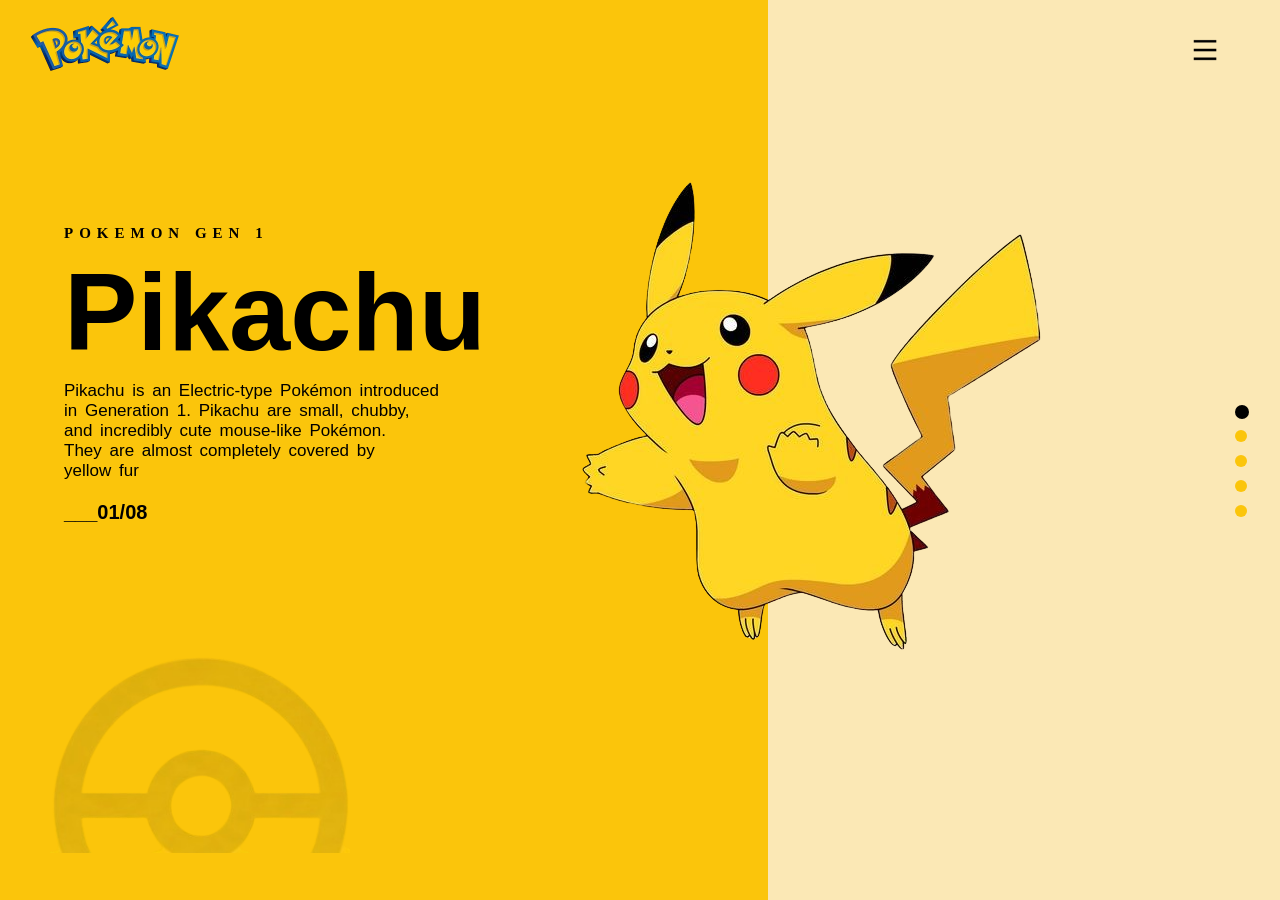
<file: Assignment-1/index.html>
<!DOCTYPE html>
<html lang="en">
<head>
    <meta charset="UTF-8">
    <meta name="viewport" content="width=device-width, initial-scale=1.0">
    <title>A1-Easy</title>
    <link rel="stylesheet" href="./style.css">
</head>
<body>
    <main>
        <div class="bgleft"></div>
        <div class="bgright"></div>
       <header class="header">
            <img class="logo" src="./Assets/pokemon_logo.png" alt="pikachu-logo">
            <img class="menu" src="./Assets/menu-line.png" alt="menu">
       </header>

    <div class="content">
        <h3>pokemon gen 1</h3>
        <h1>Pikachu</h1>
        <p>Pikachu is an Electric-type Pokémon introduced<br> in Generation 1. Pikachu are small, chubby,<br>
        and incredibly cute mouse-like Pokémon.<br>
        They are almost completely covered by<br>
        yellow fur</p>
        <span class="number"><b>___01/08</b></span>
    </div>
    <div class="pikachuimage">
        <img class="Pikachuimg" src="./Assets/pikachu_img.png" alt="pikachu">
    </div>
     <div class="pokemanball">
        <img class="Pokeballimg" src="./Assets/pokemon_ball.png" alt="pokeball">
     </div>
        <div class="dots">
            <span class="dotactive"></span>
            <span class="dot1"></span>
            <span class="dot2"></span>
            <span class="dot3"></span>
            <span class="dot4"></span>
        </div>
    </main>
</body>
</html>
</file>
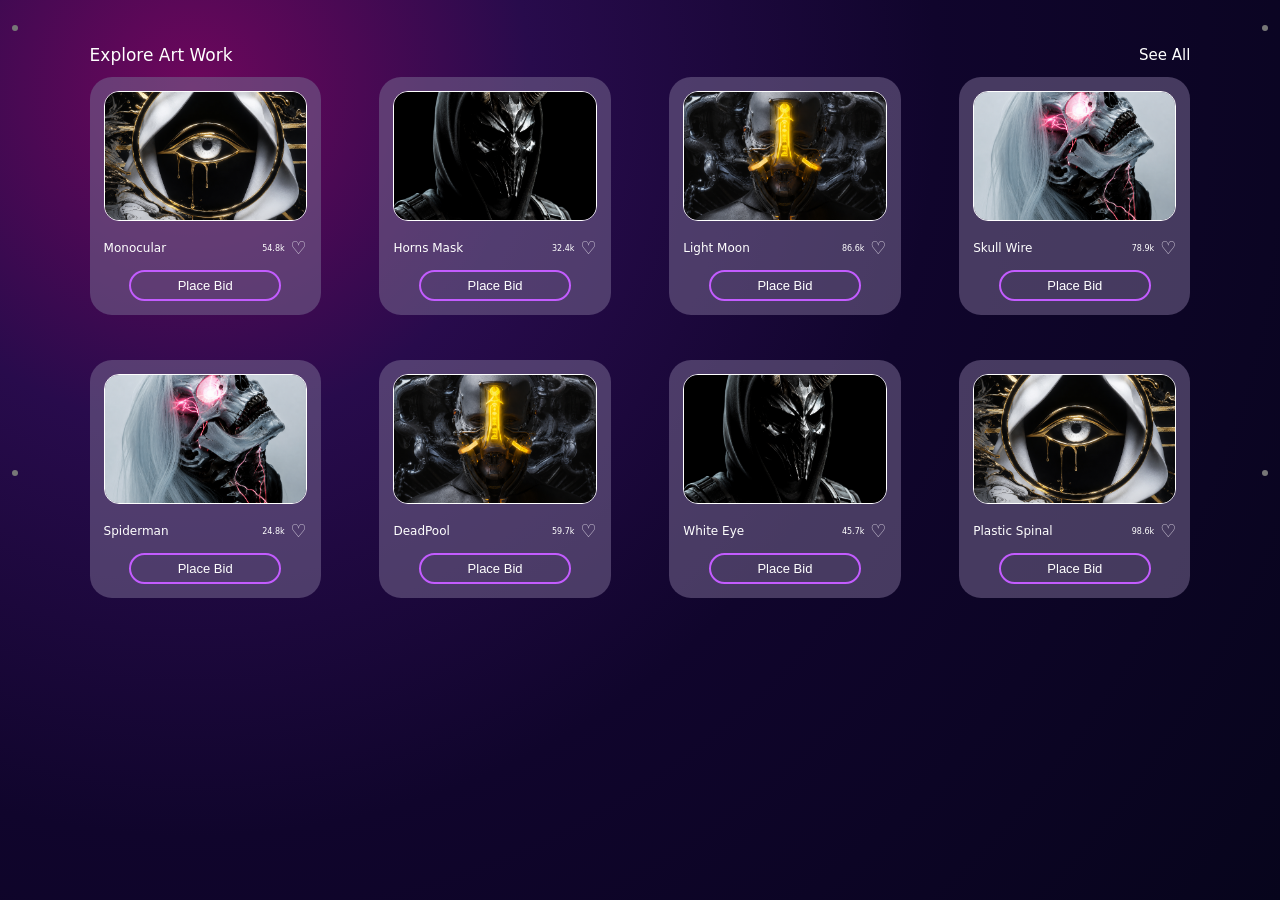
<file: Assignment-3/index.html>
<!DOCTYPE html>
<html lang="en">
<head>
    <meta charset="UTF-8">
    <meta name="viewport" content="width=device-width, initial-scale=1.0">

    <title>Explore Art Work</title>

    <link rel="stylesheet" href="style.css">
</head>

<body>

    <main>
        <span class="dot dot1"></span>
        <span class="dot dot2"></span>
        <span class="dot dot3"></span>
        <span class="dot dot4"></span>

        <section class="art-section">

            <div class="section-header">
                <h2>Explore Art Work</h2>

                <a href="#">See All</a>
            </div>


            <div class="cards">

                <!-- CARD 1 -->
                <div class="card">

                    <div class="image-box">
                        <img src="./Assets/art1.png" alt="Monocular">
                    </div>

                    <div class="card-info">

                        <div class="title-row">
                            <h3>Monocular</h3>

                            <div class="likes">
                                <span>54.8k</span>
                                <span class="heart">♡</span>
                            </div>
                        </div>

                        <button>Place Bid</button>

                    </div>

                </div>


                <!-- CARD 2 -->
                <div class="card">

                    <div class="image-box">
                        <img src="./Assets/art2.png" alt="Horns Mask">
                    </div>

                    <div class="card-info">

                        <div class="title-row">
                            <h3>Horns Mask</h3>

                            <div class="likes">
                                <span>32.4k</span>
                                <span class="heart">♡</span>
                            </div>
                        </div>

                        <button>Place Bid</button>

                    </div>

                </div>


                <!-- CARD 3 -->
                <div class="card">

                    <div class="image-box">
                        <img src="./Assets/art3.png" alt="Light Moon">
                    </div>

                    <div class="card-info">

                        <div class="title-row">
                            <h3>Light Moon</h3>

                            <div class="likes">
                                <span>86.6k</span>
                                <span class="heart">♡</span>
                            </div>
                        </div>

                        <button>Place Bid</button>

                    </div>

                </div>


                <!-- CARD 4 -->
                <div class="card">

                    <div class="image-box">
                        <img src="./Assets/art4.png" alt="Skull Wire">
                    </div>

                    <div class="card-info">

                        <div class="title-row">
                            <h3>Skull Wire</h3>

                            <div class="likes">
                                <span>78.9k</span>
                                <span class="heart">♡</span>
                            </div>
                        </div>

                        <button>Place Bid</button>

                    </div>

                </div>


                <!-- CARD 5 -->
                <div class="card">

                    <div class="image-box">
                        <img src="./Assets/art4.png" alt="Spiderman">
                    </div>

                    <div class="card-info">

                        <div class="title-row">
                            <h3>Spiderman</h3>

                            <div class="likes">
                                <span>24.8k</span>
                                <span class="heart">♡</span>
                            </div>
                        </div>

                        <button>Place Bid</button>

                    </div>

                </div>


                <!-- CARD 6 -->
                <div class="card">

                    <div class="image-box">
                        <img src="./Assets/art3.png" alt="DeadPool">
                    </div>

                    <div class="card-info">

                        <div class="title-row">
                            <h3>DeadPool</h3>

                            <div class="likes">
                                <span>59.7k</span>
                                <span class="heart">♡</span>
                            </div>
                        </div>

                        <button>Place Bid</button>

                    </div>

                </div>


                <!-- CARD 7 -->
                <div class="card">

                    <div class="image-box">
                        <img src="./Assets/art2.png" alt="White Eye">
                    </div>

                    <div class="card-info">

                        <div class="title-row">
                            <h3>White Eye</h3>

                            <div class="likes">
                                <span>45.7k</span>
                                <span class="heart">♡</span>
                            </div>
                        </div>

                        <button>Place Bid</button>

                    </div>

                </div>


                <!-- CARD 8 -->
                <div class="card">

                    <div class="image-box">
                        <img src="./Assets/art1.png" alt="Plastic Spinal">
                    </div>

                    <div class="card-info">

                        <div class="title-row">
                            <h3>Plastic Spinal</h3>

                            <div class="likes">
                                <span>98.6k</span>
                                <span class="heart">♡</span>
                            </div>
                        </div>

                        <button>Place Bid</button>

                    </div>

                </div>

            </div>

        </section>

    </main>

</body>
</html>
</file>
<file: Assignment-1/style.css>
*{
    margin: 0;
    padding: 0; 
    box-sizing: border-box;
}
html, body{
    height: 100%;
    width: 100%;
}

main{
    position: relative;
    height: 100%;
    width: 100%;
}
.bgleft{
    position: absolute;
    top: 0;
    left: 0;
    width: 60%;
    height: 100%;
    background-color:#fbc50b;
}
.bgright{
    position: absolute;
    top: 0;
    right: 0;
    width: 40%;
    height: 100%;
    background-color: #fbe8b5;
}
.header {
    position: absolute;
    top: 0;
    left: 0;
    width: 100%;
    height: 80px;
}
.header .logo{
    position: absolute;
    width: 150px;
    top: 2px;
    left: 30px;
}
.header .menu{
    position: absolute;
    width: 30px;
    top: 35px;
    right: 60px;
}
.pikachuimage{
    position:absolute;
    left: 45%;
    top: 20%;
}
.Pokeballimg{
    position:absolute;
    top: 73%;
    left: 50px;
    width: 300px;   
}
.content{
    position:absolute;
    margin-bottom: 5px;
    left: 5%;
    top: 25%;
}
.content h3 {
    text-transform: uppercase;
    font-size: 15px;
    letter-spacing: 6px;
    margin-bottom: 20px;
}
.content h1 {
    font-family: Arial, Helvetica, sans-serif;
    font-size: 110px;
    line-height: 0.9;
    margin-bottom: 20px;
}
.content p {
    width: 390px;
    font-family: Arial, Helvetica, sans-serif;
    font-size: 17px;
    word-spacing: 3px ;
    margin-bottom: 20px;
}

.number {
    font-family: Arial, Helvetica, sans-serif;
    font-size: 20px;
    font-weight: 500;
    
}
.dots {
    position: absolute;
    top: 45%;
    right: 45px;
}
.dotactive{
     position: absolute;
    width: 14px;
    height: 14px;
    border-radius: 50%;
    background-color: black;
}
.dot1{
    position: absolute;
    width: 12px;
    top: 25px;
    height: 12px;
    border-radius: 50%;
    background-color: #fbc50b;
}
.dot2{
    position: absolute;
    width: 12px;
    top: 50px;
    height: 12px;
    border-radius: 50%;
    background-color: #fbc50b;
}
.dot3{
    position: absolute;
    width: 12px;
    top: 75px;
    height: 12px;
    border-radius: 50%;
    background-color: #fbc50b;
}
.dot4{
    position: absolute;
    width: 12px;
    top: 100px;
    height: 12px;
    border-radius: 50%;
    background-color: #fbc50b;
}
</file>
<file: Assignment-3/style.css>
* {
    margin: 0;
    padding: 0;
    box-sizing: border-box;
}

html,
body {
    width: 100%;
    min-height: 100%;
}
body {
    background:
        radial-gradient(
            circle at 15% 10%,
            #6d075c 0%,
            #280b4c 25%,
            #10052c 55%,
            #07051c 100%
        );

    font-family:
        system-ui,
        -apple-system,
        BlinkMacSystemFont,
        "Segoe UI",
        Roboto,
        sans-serif;
    color: white;
}
main {
    min-height: 100vh;
    position: relative;
    overflow: hidden;
    padding: 45px 7%;
}
.dot {
    position: absolute;
    width: 6px;
    height: 6px;
    background-color: #777;
    border-radius: 50%;
}

.dot1 {
    top: 25px;
    left: 12px;
}

.dot2 {
    top: 25px;
    right: 12px;
}

.dot3 {
    top: 470px;
    left: 12px;
}

.dot4 {
    top: 470px;
    right: 12px;
}
.section-header {
    width: 100%;
    display: flex;
    align-items: center;
    justify-content: space-between;
    margin-bottom: 12px;
}

.section-header h2 {
    font-size: 17px;
    font-weight: 400;
}

.section-header a {
    color: white;
    font-size: 15px;
    text-decoration: none;
}
.cards {
    width: 100%;
    display: flex;
    flex-wrap: wrap;
    justify-content: space-between;
    row-gap: 45px;
}
.card {
    width: 21%;
    height: 238px;
    background-color: rgba(117, 103, 143, 0.55);
    border-radius: 22px;
    padding: 14px;
    display: flex;
    flex-direction: column;
    justify-content: space-between;
}
.image-box {
    width: 100%;
    height: 130px;
    border-radius: 15px;
    overflow: hidden;
    border: 1px solid white;
}
.image-box img {
    width: 100%;
    height: 100%;
    display: block;
    object-fit: cover;
}
.card-info {
    width: 100%;
    display: flex;
    flex-direction: column;
    gap: 13px;
}
.title-row {
    width: 100%;
    display: flex;
    align-items: center;
    justify-content: space-between;
}

.title-row h3 {
    font-size: 12px;
    font-weight: 400;
}

.likes {
    display: flex;
    align-items: center;
    gap: 6px;
    color: white;
    font-size: 8px;
}
.heart {
    font-size: 18px;
    line-height: 1;
    color: #d7d0df;
}
.card button {
    width: 75%;
    height: 31px;
    align-self: center;
    border: 2px solid #c35cff;
    border-radius: 20px;
    background-color: transparent;
    color: white;
    font-size: 13px;
    cursor: pointer;
}
.card button:hover {
    background-color: #a83ee8;
    border-color: #d87aff;
}
</file>
